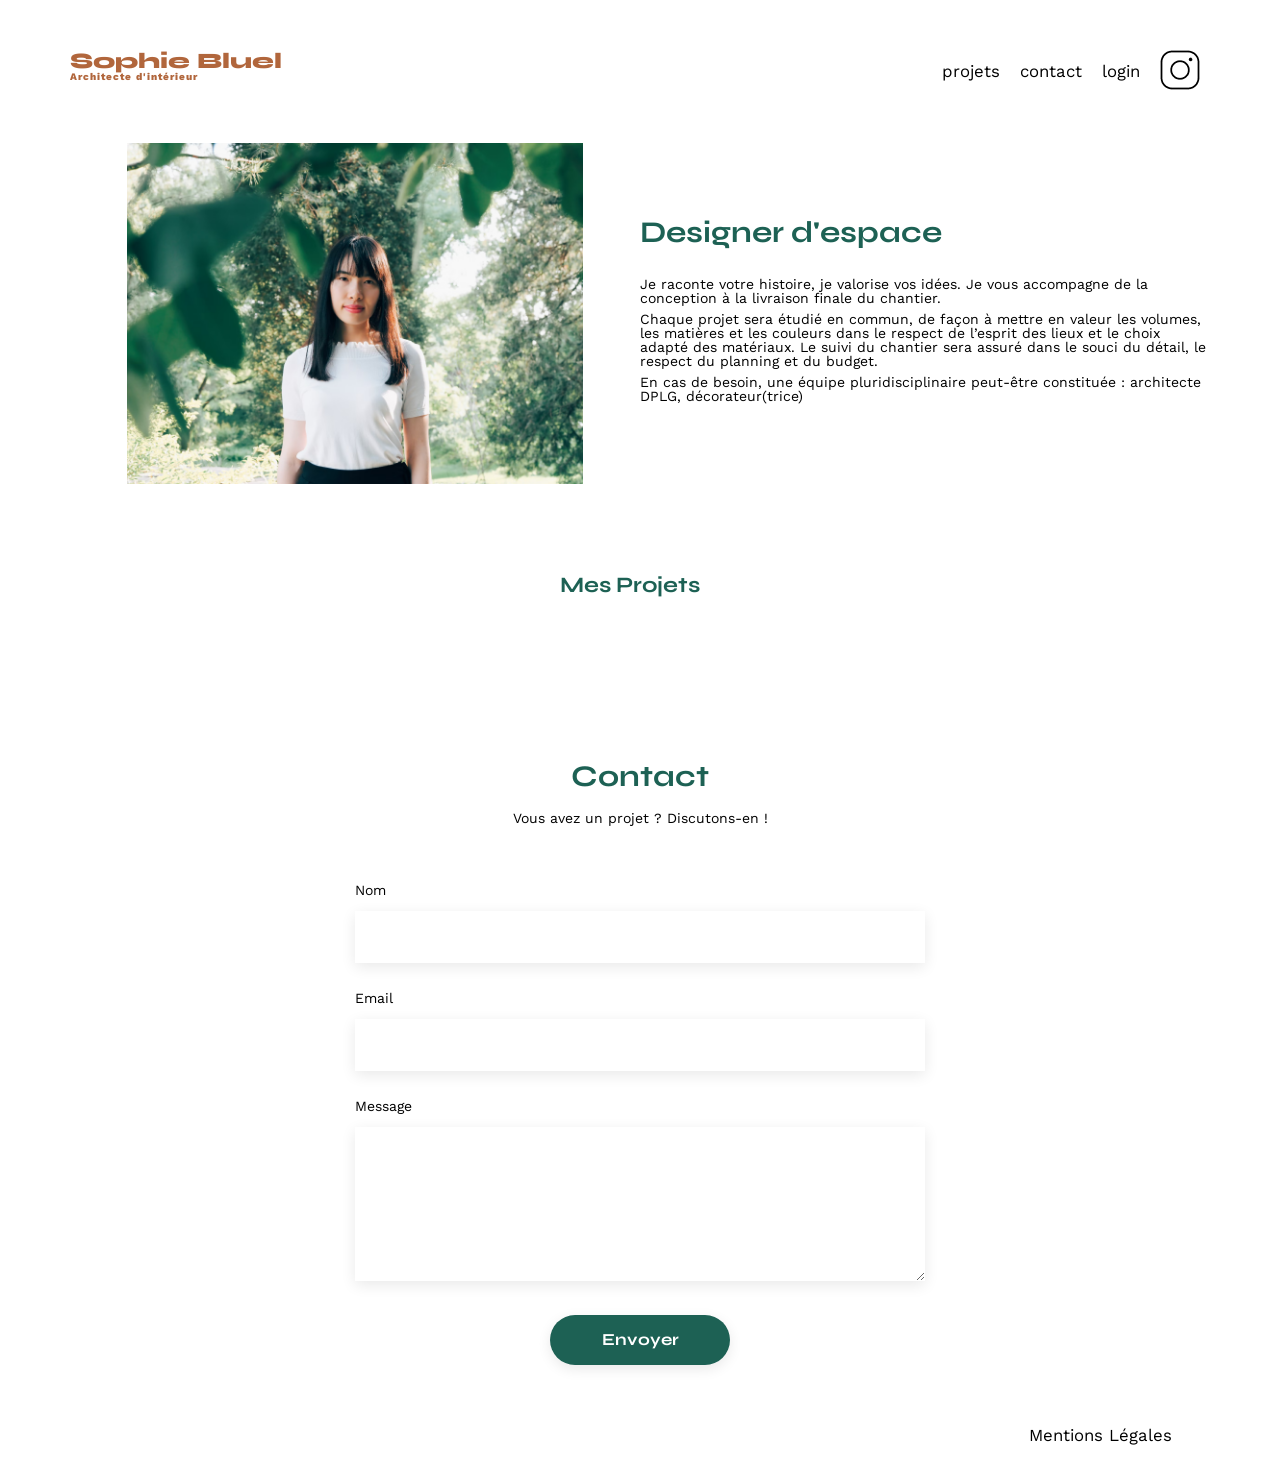
<file: FrontEnd/index.html>
<!DOCTYPE html>
<html lang="fr">
<head>
	<meta charset="UTF-8">
	<title>Sophie Bluel - Architecte d'intérieur</title>
	<meta name="viewport" content="width=device-width, initial-scale=1.0">
	<link rel="preconnect" href="https://fonts.googleapis.com">
	<link rel="preconnect" href="https://fonts.gstatic.com" crossorigin>
	<link href="https://fonts.googleapis.com/css2?family=Syne:wght@700;800&family=Work+Sans&display=swap" rel="stylesheet">
	<meta name="description" content="">
	<link rel="stylesheet" href="./assets/style.css">
	<script type="module" src="./script.js"></script>
</head>
<body>
	<header>
		<h1>Sophie Bluel <span>Architecte d'intérieur</span></h1>
		<nav>
			<ul>
				<li><a href="./index.html#portfolio">projets</a></li>
				<li><a href="./index.html#contact">contact</a></li>
				<li><a href="./login.html">login</a></li>
				<li><img src="./assets/icons/instagram.png" alt="Instagram"></li>
			</ul>
		</nav>
	</header>
	<main>
		<section id="introduction">
			<figure>
				<img src="./assets/images/sophie-bluel.png" alt="">
			</figure>
			<article>
				<h2>Designer d'espace</h2>
				<p>Je raconte votre histoire, je valorise vos idées. Je vous accompagne de la conception à la livraison finale du chantier.</p>
				<p>Chaque projet sera étudié en commun, de façon à mettre en valeur les volumes, les matières et les couleurs dans le respect de l’esprit des lieux et le choix adapté des matériaux. Le suivi du chantier sera assuré dans le souci du détail, le respect du planning et du budget.</p>
				<p>En cas de besoin, une équipe pluridisciplinaire peut-être constituée : architecte DPLG, décorateur(trice)</p>
			</article>
		</section>
		<section id="portfolio">
			<div class="titreMesProjets">
				<h2>Mes Projets</h2>
			</div>
			<div class="filtres">
			</div>
			<div class="gallery">
			</div>
		</section>
		<section id="contact">
			<h2>Contact</h2>
			<p>Vous avez un projet ? Discutons-en !</p>
			<form action="#" method="post">
				<label for="name">Nom</label>
				<input type="text" name="name" id="name">
				<label for="email">Email</label>
				<input type="email" name="email" id="email">
				<label for="message">Message</label>
				<textarea name="message" id="message" cols="30" rows="10"></textarea>
				<input type="submit" value="Envoyer">
			</form>
		</section>
	</main>

	<footer>
		<nav>
			<ul>
				<li>Mentions Légales</li>
			</ul>
		</nav>
	</footer>
</body>
</html>
</file>
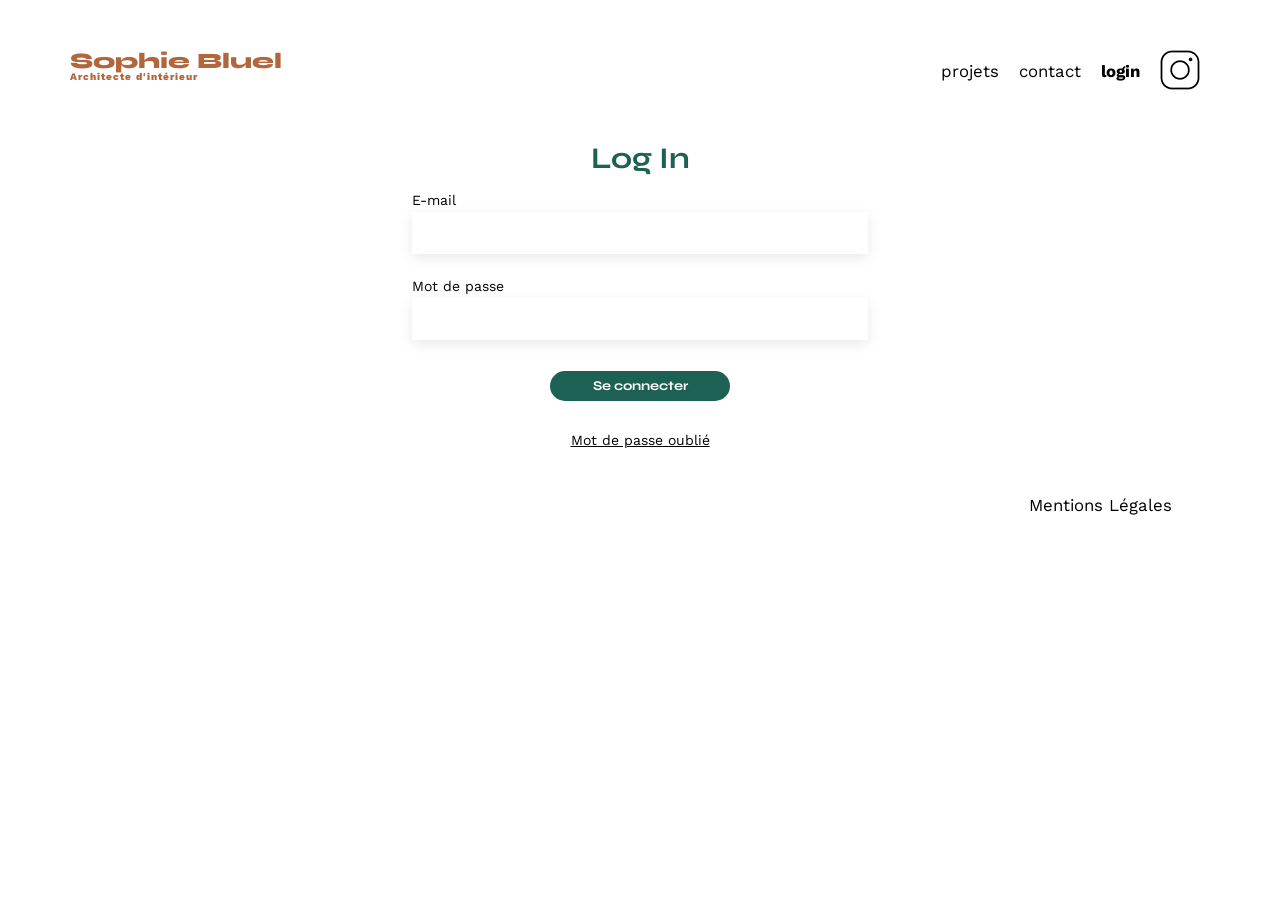
<file: FrontEnd/login.html>
<!DOCTYPE html>
<html lang="fr">
<head>
    <meta charset="UTF-8">
    <title>Connexion - Sophie Bluel</title>
    <meta name="viewport" content="width=device-width, initial-scale=1.0">
    <link rel="preconnect" href="https://fonts.googleapis.com">
    <link rel="preconnect" href="https://fonts.gstatic.com" crossorigin>
    <link href="https://fonts.googleapis.com/css2?family=Syne:wght@700;800&family=Work+Sans&display=swap" rel="stylesheet">
    <meta name="description" content="">
    <link rel="stylesheet" href="./assets/style.css">
    <script type="module" src="./login.js"></script>
</head>
<body>
    <header>
        <h1>Sophie Bluel <span>Architecte d'intérieur</span></h1>
        <nav>
            <ul>
                <li><a href="./index.html#portfolio">projets</a></li>
                <li><a href="./index.html#contact">contact</a></li>
                <li><a class="loginBold" href="./login.html">login</a></li>
                <li><img src="./assets/icons/instagram.png" alt="Instagram"></li>
            </ul>
        </nav>
    </header>
    <main>
        <section class="login" id="login">
            <h2>Log In</h2>
            <form id="loginForm">
                <label for="email">E-mail</label>
                <input type="email" name="email" id="email">

                <label for="password">Mot de passe</label>
                <input type="password" name="password" id="password">

                <input type="submit" value="Se connecter">
                <a href="#">Mot de passe oublié</a>
            </form>
        </section>
    </main>

    <footer>
        <nav>
            <ul>
                <li>Mentions Légales</li>
            </ul>
        </nav>
    </footer>
</body>
</html>
</file>
<file: FrontEnd/assets/style.css>
/* http://meyerweb.com/eric/tools/css/reset/
   v2.0 | 20110126
   License: none (public domain)
*/

html, body, div, span, applet, object, iframe,
h1, h2, h3, h4, h5, h6, p, blockquote, pre,
a, abbr, acronym, address, big, cite, code,
del, dfn, em, img, ins, kbd, q, s, samp,
small, strike, strong, sub, sup, tt, var,
b, u, i, center,
dl, dt, dd, ol, ul, li,
fieldset, form, label, legend,
table, caption, tbody, tfoot, thead, tr, th, td,
article, aside, canvas, details, embed,
figure, figcaption, footer, header, hgroup,
menu, nav, output, ruby, section, summary,
time, mark, audio, video {
	margin: 0;
	padding: 0;
	border: 0;
	font-size: 100%;
	font: inherit;
	vertical-align: baseline;
}
/* HTML5 display-role reset for older browsers */
article, aside, details, figcaption, figure,
footer, header, hgroup, menu, nav, section {
	display: block;
}
body {
	line-height: 1;
}
ol, ul {
	list-style: none;
}
blockquote, q {
	quotes: none;
}
blockquote:before, blockquote:after,
q:before, q:after {
	content: '';
	content: none;
}
table {
	border-collapse: collapse;
	border-spacing: 0;
}
/** end reset css**/
body {
	max-width: 1140px;
	margin:auto;
	font-family: 'Work Sans' ;
	font-size: 14px;
}
header {
	display: flex;
	justify-content: space-between;
	margin: 50px 0
}

header a {
	color: black;
	text-decoration: none;
}

.loginBold {
	font-weight: bold;
}

section {
	margin: 50px 0
}

h1{
	display: flex;
	flex-direction: column;
	font-family: 'Syne';
	font-size: 22px;
	font-weight: 800;
	color: #B1663C
}

h1 > span {
	font-family: 'Work Sans';
	font-size:10px;
	letter-spacing: 0.1em;
;
}

h2{
	font-family: 'Syne';
	font-weight: 700;
	font-size: 30px;
	color: #1D6154
}
nav ul {
	display: flex;
	align-items: center;
	list-style-type: none;

}
nav li {
	padding: 0 10px;
	font-size: 1.2em;
}

li:hover {
	color: #B1663C;
}
#introduction {
	display: flex;
	align-items: center;
}
#introduction figure {
	flex: 1
}
#introduction img {
	display: block;
	margin: auto;
	width: 80%;
}

#introduction article {
	flex: 1
}
#introduction h2 {
	margin-bottom: 1em;
}

#introduction p {
	margin-bottom: 0.5em;
}
#portfolio h2 {
	text-align: center;
	margin-bottom: 1em;
}
.gallery {
	width: 100%;
	display: grid;
	grid-template-columns: 1fr 1fr 1fr;
	grid-column-gap: 20px;
	grid-row-gap: 20px;
}

.gallery img {
	width: 100%;

}
#contact {
	width: 50%;
margin: auto;
}
#contact > * {
	text-align: center;

}
#contact h2{
	margin-bottom: 20px;
}
#contact form {
	text-align: left;
	margin-top:30px;
	display: flex;
	flex-direction: column;
}

#contact input {
	height: 50px;
	font-size: 1.2em;
	border: none;
	box-shadow: 0px 4px 14px rgba(0, 0, 0, 0.09);
}
#contact label {
	margin: 2em 0 1em 0;
}
#contact textarea {
	border: none;
	box-shadow: 0px 4px 14px rgba(0, 0, 0, 0.09);
}

input[type="submit"]{
	font-family: 'Syne';
	font-weight: 700;
	color: white;
	background-color: #1D6154;
	margin : 2em auto ;
	width: 180px;
	text-align: center;
	border-radius: 60px ;
}

footer nav ul {
	display: flex;
	justify-content: flex-end;
	margin: 2em
}

.filtres {
	display: flex;
	flex-direction: row;
	justify-content: center;
	gap: 1%;
	margin-bottom: 50px;
}

.filtres button{
	font-family: 'Syne';
	color: #1D6154;
	padding: 5px 10px;
	font-size: 18px;
	background-color: white;
	border: 1px solid #1D6154; 
	border-radius: 20px;
}

.filtres button:hover {
	color: white;
	background-color: #1D6154;
}

.titreMesProjets {
	display: flex;
	flex-direction: row;
	justify-content: center;
	align-items: center;
	margin-bottom: 65px;
	margin-top: 90px;
}

.titreMesProjets img {
	filter: brightness(0);
	width: 11px;
	height: 11px;
	padding-right: 5px;
}

.titreMesProjets p {
	font-size: 11px;
}

#portfolio .titreMesProjets h2 {
	margin-bottom: 0;
	padding-right: 20px;
	font-size: 22px;
}


.login {
}

.login h2 {
	text-align: center;
	margin-bottom: 20px;
}

.login form {
	width: 40%;
	height: 100%;
	margin: 0 auto;
	display: flex;
	flex-direction: column;
	text-align: left;
	gap: 5px;
}

.login input[type="email"] {
    margin-bottom: 20px;
	border: transparent;
	box-shadow: 0px 4px 14px rgba(0, 0, 0, 0.09);
	height: 40px;
}

.login input[type="password"] {
    border: transparent;
	box-shadow: 0px 4px 14px rgba(0, 0, 0, 0.09);
	height: 40px;
}

.login input[type="submit"] {
    padding: 7px 10px;
	border: transparent;
}

.login a {
	text-align: center;
	color: black;
}

.editModeHeader_div{
	background-color: black;
	display: flex;
	justify-content: center;
	flex-direction: row;
	gap: 8px;
	padding: 10px 0;
}

.editModeHeader_img{
	width: 12px;
	height: 12px;
}

.editModeHeader_p {
	color: white;
	font-size: 10px;
	transform: translateY(2px);
}
</file>
